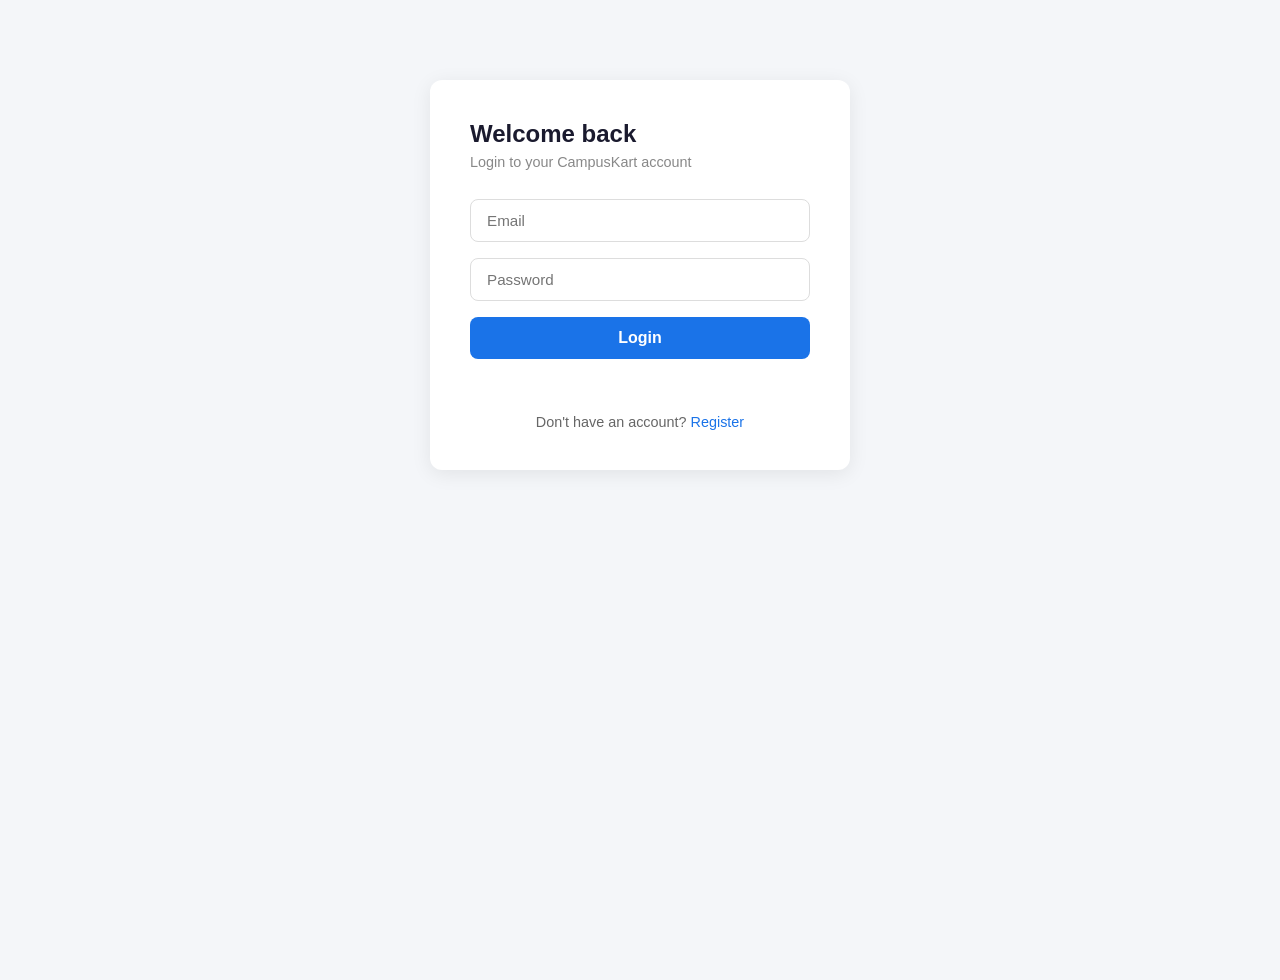
<file: frontend/pages/index.html>
<!DOCTYPE html>
<html lang="en">
<head>
    <meta charset="UTF-8">
    <title>CampusKart</title>
    <link rel="stylesheet" href="../css/style.css">
</head>
<body>

<nav>
    <span class="brand">CampusKart</span>
    <div class="nav-links">
        <a href="index.html" class="active">Browse</a>
        <a href="add-product.html">+ Add Product</a>
        <a href="my-listings.html">My Listings</a>
        <button onclick="logout()">Logout</button>
    </div>
</nav>

<div class="page">
    <div class="page-header">
        <h2>Browse Listings</h2>
        <p id="user"></p>
    </div>

    <div class="filter-bar">
        <input id="search-location" placeholder="Filter by location">
        <select id="search-category">
            <option value="">All Categories</option>
            <option value="Notes">Notes</option>
            <option value="Books">Books</option>
            <option value="Electronics">Electronics</option>
            <option value="Stationery">Stationery</option>
            <option value="Other">Other</option>
        </select>
        <button onclick="applyFilter()">Search</button>
        <button onclick="clearFilter()">Clear</button>
    </div>

    <div id="products" class="product-grid"></div>
</div>

<script src="../js/api.js"></script>
<script>
    requireAuth();

    document.getElementById("user").innerText = "Logged in as: " + getLoggedInUser();

    function renderProducts(products) {
        const grid = document.getElementById("products");
        if (products.length === 0) {
            grid.innerHTML = `<p style="color:#999">No products found.</p>`;
            return;
        }
        grid.innerHTML = products.map(p => `
            <div class="card">
                <div class="card-body">
                    <span class="badge">${p.category}</span>
                    <h3>${p.title}</h3>
                    <p class="description">${p.description}</p>
                    <p class="price">₹${p.price}</p>
                    <p class="location">📍 ${p.location}</p>
                    <p class="location">🧑 ${p.sellerEmail}</p>
                </div>
            </div>
        `).join("");
    }

    function applyFilter() {
        const location = document.getElementById("search-location").value.trim();
        const category = document.getElementById("search-category").value;

        if (location) {
            apiGetByLocation(location).then(renderProducts);
        } else if (category) {
            apiGetByCategory(category).then(renderProducts);
        } else {
            apiGetAllProducts().then(renderProducts);
        }
    }

    function clearFilter() {
        document.getElementById("search-location").value = "";
        document.getElementById("search-category").value = "";
        apiGetAllProducts().then(renderProducts);
    }

    // load all on page open
    apiGetAllProducts().then(renderProducts);
</script>

</body>
</html>
</file>
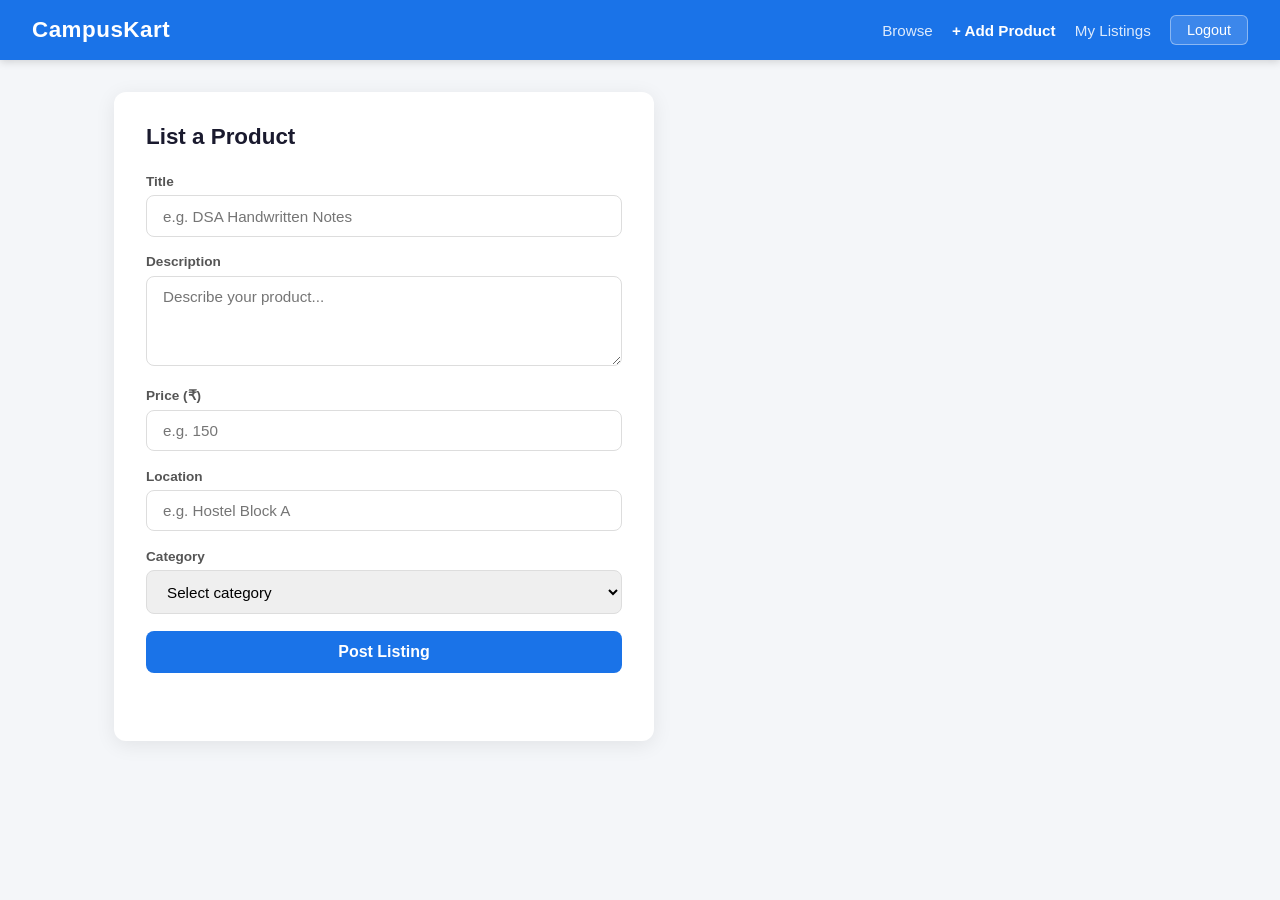
<file: frontend/pages/add-product.html>
<!DOCTYPE html>
<html lang="en">
<head>
    <meta charset="UTF-8">
    <title>Add Product - CampusKart</title>
    <link rel="stylesheet" href="../css/style.css">
</head>
<body>

<nav>
    <span class="brand">CampusKart</span>
    <div class="nav-links">
        <a href="index.html">Browse</a>
        <a href="add-product.html" class="active">+ Add Product</a>
        <a href="my-listings.html">My Listings</a>
        <button onclick="logout()">Logout</button>
    </div>
</nav>

<div class="page">
    <div class="form-container">
        <h2>List a Product</h2>

        <div class="form-group">
            <label>Title</label>
            <input id="title" type="text" placeholder="e.g. DSA Handwritten Notes">
        </div>
        <div class="form-group">
            <label>Description</label>
            <textarea id="description" placeholder="Describe your product..."></textarea>
        </div>
        <div class="form-group">
            <label>Price (₹)</label>
            <input id="price" type="number" placeholder="e.g. 150">
        </div>
        <div class="form-group">
            <label>Location</label>
            <input id="location" type="text" placeholder="e.g. Hostel Block A">
        </div>
        <div class="form-group">
            <label>Category</label>
            <select id="category">
                <option value="">Select category</option>
                <option value="Notes">Notes</option>
                <option value="Books">Books</option>
                <option value="Electronics">Electronics</option>
                <option value="Stationery">Stationery</option>
                <option value="Other">Other</option>
            </select>
        </div>

        <button class="btn-primary" onclick="addProduct()">Post Listing</button>

        <p class="msg" id="msg"></p>
    </div>
</div>

<script src="../js/api.js"></script>
<script src="../js/product.js"></script>

</body>
</html>
</file>
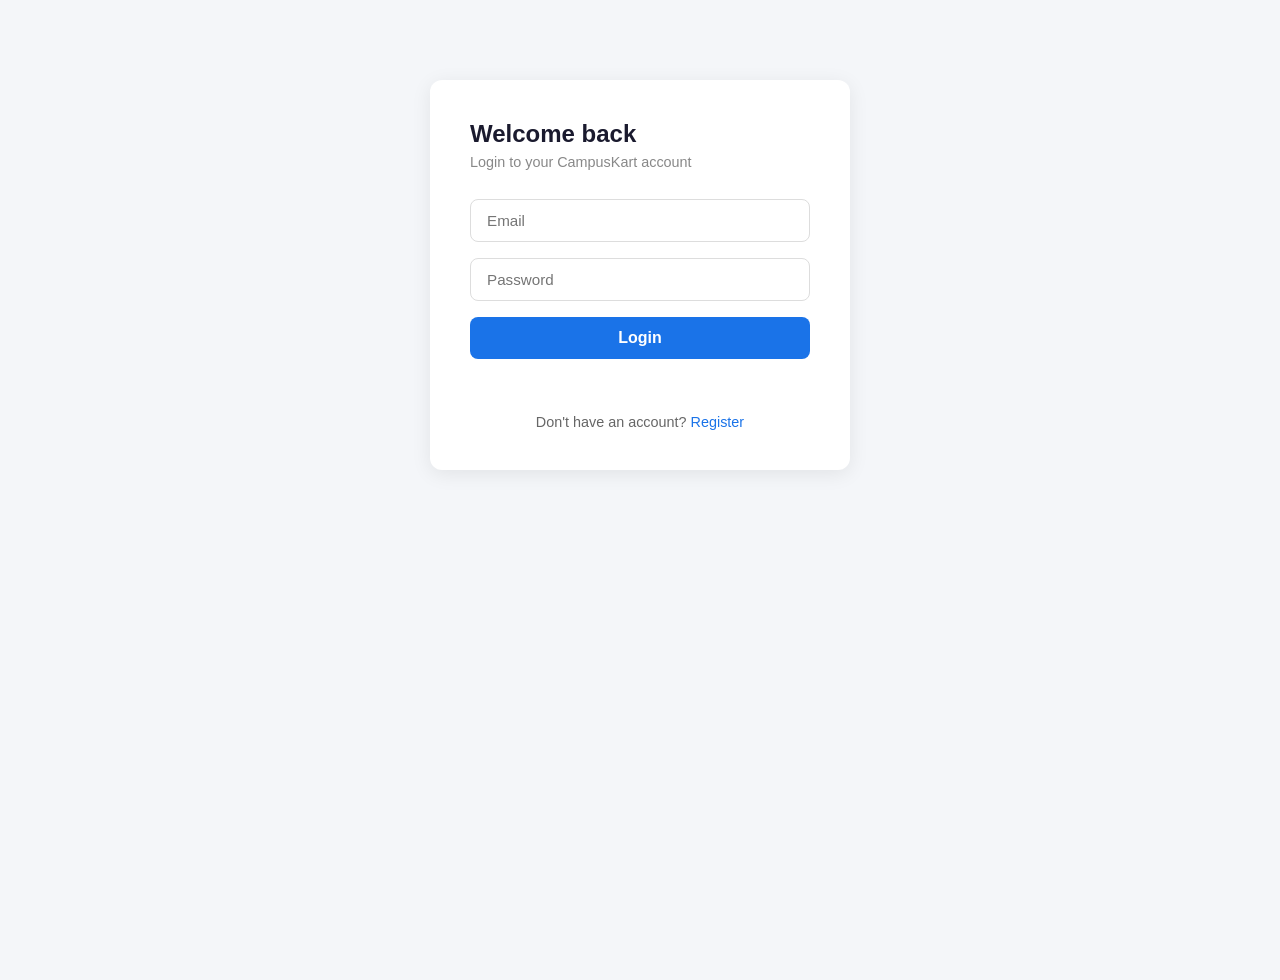
<file: frontend/pages/login.html>
<!DOCTYPE html>
<html lang="en">
<head>
    <meta charset="UTF-8">
    <title>Login - CampusKart</title>
    <link rel="stylesheet" href="../css/style.css">
</head>
<body>

<div class="auth-container">
    <h2>Welcome back</h2>
    <p class="subtitle">Login to your CampusKart account</p>

    <input id="email" type="email" placeholder="Email">
    <input id="password" type="password" placeholder="Password">

    <button class="btn-primary" onclick="login()">Login</button>

    <p class="msg" id="msg"></p>

    <p class="footer-link">Don't have an account? <a href="register.html">Register</a></p>
</div>

<script src="../js/api.js"></script>
<script src="../js/login.js"></script>

</body>
</html>
</file>
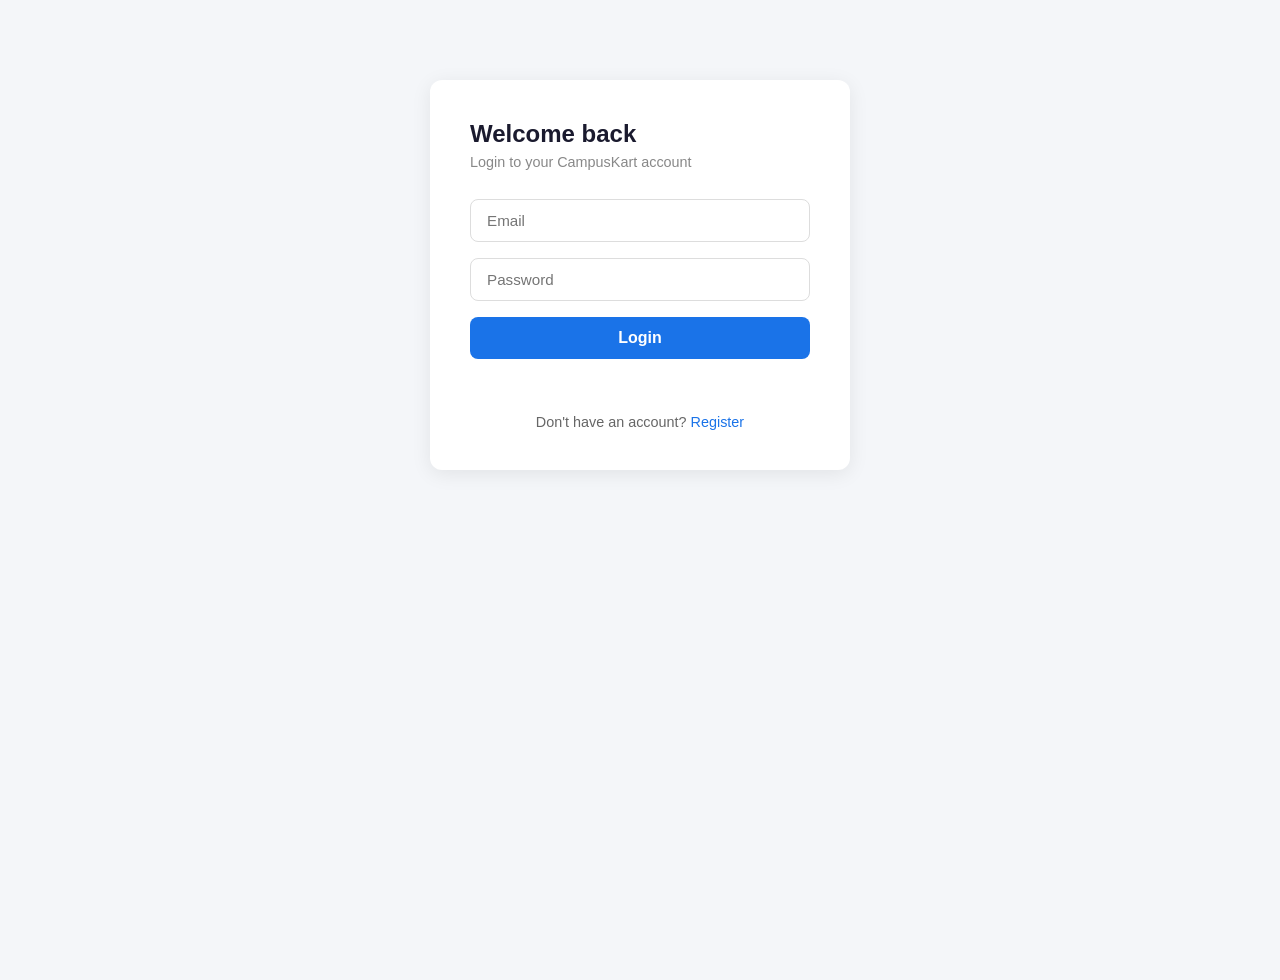
<file: frontend/pages/my-listings.html>
<!DOCTYPE html>
<html lang="en">
<head>
    <meta charset="UTF-8">
    <title>My Listings - CampusKart</title>
    <link rel="stylesheet" href="../css/style.css">
</head>
<body>

<nav>
    <span class="brand">CampusKart</span>
    <div class="nav-links">
        <a href="index.html">Browse</a>
        <a href="add-product.html">+ Add Product</a>
        <a href="my-listings.html" class="active">My Listings</a>
        <button onclick="logout()">Logout</button>
    </div>
</nav>

<div class="page">

    <div class="page-header">
        <h2>My Listings</h2>
        <p id="subtitle">Loading...</p>
    </div>

    <div id="empty-state" class="empty-state" style="display:none;">
        <p>You haven't listed anything yet.</p>
        <a href="add-product.html" class="btn-primary">+ Add your first product</a>
    </div>

    <div id="products" class="product-grid"></div>

</div>

<script src="../js/api.js"></script>
<script src="../js/my-listings.js"></script>

</body>
</html>
</file>
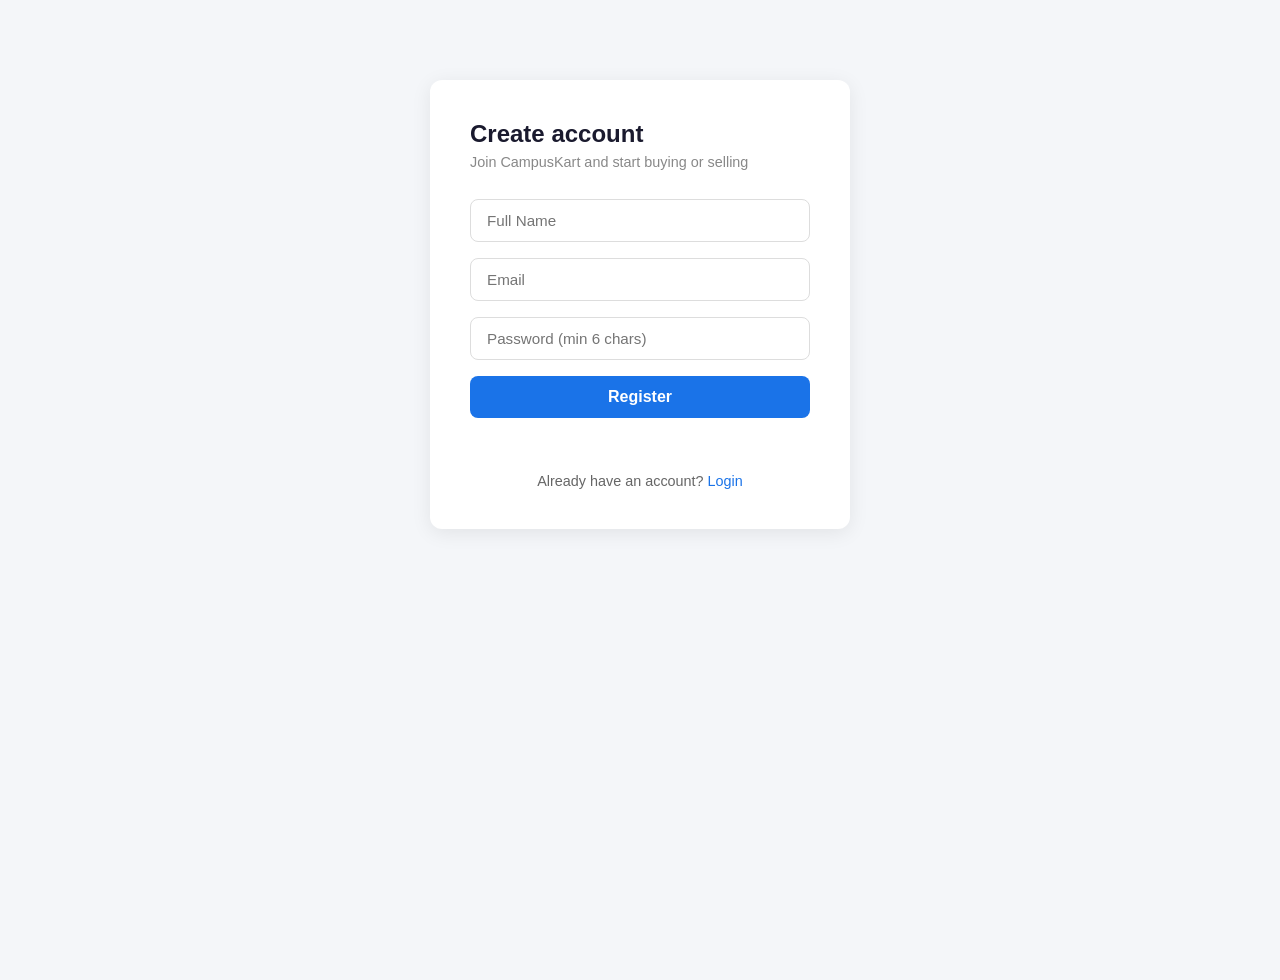
<file: frontend/pages/register.html>
<!DOCTYPE html>
<html lang="en">
<head>
    <meta charset="UTF-8">
    <title>Register - CampusKart</title>
    <link rel="stylesheet" href="../css/style.css">
</head>
<body>

<div class="auth-container">
    <h2>Create account</h2>
    <p class="subtitle">Join CampusKart and start buying or selling</p>

    <input id="name" type="text" placeholder="Full Name">
    <input id="email" type="email" placeholder="Email">
    <input id="password" type="password" placeholder="Password (min 6 chars)">

    <button class="btn-primary" onclick="register()">Register</button>

    <p class="msg" id="msg"></p>

    <p class="footer-link">Already have an account? <a href="login.html">Login</a></p>
</div>

<script src="../js/api.js"></script>
<script src="../js/register.js"></script>

</body>
</html>
</file>
<file: frontend/css/style.css>
/* ─── Reset & Base ─────────────────────────────────────────── */
* {
    margin: 0;
    padding: 0;
    box-sizing: border-box;
}

body {
    font-family: 'Segoe UI', Tahoma, Geneva, Verdana, sans-serif;
    background-color: #f4f6f9;
    color: #333;
    min-height: 100vh;
}

a {
    text-decoration: none;
    color: inherit;
}

/* ─── Navbar ────────────────────────────────────────────────── */
nav {
    background-color: #1a73e8;
    padding: 0 2rem;
    height: 60px;
    display: flex;
    align-items: center;
    justify-content: space-between;
    box-shadow: 0 2px 8px rgba(0,0,0,0.15);
    position: sticky;
    top: 0;
    z-index: 100;
}

.brand {
    font-size: 1.4rem;
    font-weight: 700;
    color: white;
    letter-spacing: 0.5px;
}

.nav-links {
    display: flex;
    align-items: center;
    gap: 1.2rem;
}

.nav-links a {
    color: rgba(255,255,255,0.85);
    font-size: 0.95rem;
    transition: color 0.2s;
}

.nav-links a:hover,
.nav-links a.active {
    color: white;
    font-weight: 600;
}

.nav-links button {
    background: rgba(255,255,255,0.15);
    color: white;
    border: 1px solid rgba(255,255,255,0.4);
    padding: 0.4rem 1rem;
    border-radius: 6px;
    cursor: pointer;
    font-size: 0.9rem;
    transition: background 0.2s;
}

.nav-links button:hover {
    background: rgba(255,255,255,0.25);
}

/* ─── Page Layout ───────────────────────────────────────────── */
.page {
    max-width: 1100px;
    margin: 2rem auto;
    padding: 0 1.5rem;
}

.page-header {
    margin-bottom: 1.5rem;
}

.page-header h2 {
    font-size: 1.6rem;
    color: #1a1a2e;
}

.page-header p {
    color: #666;
    margin-top: 0.3rem;
    font-size: 0.95rem;
}

/* ─── Auth Pages (login / register) ────────────────────────── */
.auth-container {
    max-width: 420px;
    margin: 5rem auto;
    background: white;
    padding: 2.5rem;
    border-radius: 12px;
    box-shadow: 0 4px 20px rgba(0,0,0,0.08);
}

.auth-container h2 {
    margin-bottom: 0.4rem;
    font-size: 1.5rem;
    color: #1a1a2e;
}

.auth-container p.subtitle {
    color: #888;
    font-size: 0.9rem;
    margin-bottom: 1.8rem;
}

.auth-container input {
    width: 100%;
    padding: 0.75rem 1rem;
    margin-bottom: 1rem;
    border: 1px solid #ddd;
    border-radius: 8px;
    font-size: 0.95rem;
    transition: border-color 0.2s;
    outline: none;
}

.auth-container input:focus {
    border-color: #1a73e8;
}

.auth-container .footer-link {
    text-align: center;
    margin-top: 1.2rem;
    font-size: 0.9rem;
    color: #666;
}

.auth-container .footer-link a {
    color: #1a73e8;
    font-weight: 500;
}

/* ─── Buttons ───────────────────────────────────────────────── */
.btn-primary {
    display: inline-block;
    width: 100%;
    padding: 0.75rem;
    background-color: #1a73e8;
    color: white;
    border: none;
    border-radius: 8px;
    font-size: 1rem;
    font-weight: 600;
    cursor: pointer;
    text-align: center;
    transition: background 0.2s;
}

.btn-primary:hover {
    background-color: #1558b0;
}

.btn-danger {
    padding: 0.5rem 1rem;
    background-color: #fff0f0;
    color: #d93025;
    border: 1px solid #f5c6c6;
    border-radius: 6px;
    cursor: pointer;
    font-size: 0.85rem;
    font-weight: 500;
    transition: background 0.2s;
}

.btn-danger:hover {
    background-color: #fde8e8;
}

/* ─── Message / Feedback ────────────────────────────────────── */
.msg {
    margin-top: 1rem;
    font-size: 0.9rem;
    min-height: 1.2rem;
    text-align: center;
}

.msg.success { color: #2e7d32; }
.msg.error   { color: #d93025; }

/* ─── Product Grid ──────────────────────────────────────────── */
.product-grid {
    display: grid;
    grid-template-columns: repeat(auto-fill, minmax(260px, 1fr));
    gap: 1.2rem;
}

/* ─── Product Card ──────────────────────────────────────────── */
.card {
    background: white;
    border-radius: 12px;
    box-shadow: 0 2px 10px rgba(0,0,0,0.06);
    overflow: hidden;
    display: flex;
    flex-direction: column;
    transition: transform 0.2s, box-shadow 0.2s;
}

.card:hover {
    transform: translateY(-3px);
    box-shadow: 0 6px 20px rgba(0,0,0,0.1);
}

.card-body {
    padding: 1.2rem;
    flex: 1;
}

.card-body h3 {
    font-size: 1rem;
    font-weight: 600;
    margin: 0.4rem 0 0.5rem;
    color: #1a1a2e;
}

.card-body .description {
    font-size: 0.875rem;
    color: #666;
    margin-bottom: 0.8rem;
    line-height: 1.4;

    /* clamp to 2 lines */
    display: -webkit-box;
    -webkit-line-clamp: 2;
    -webkit-box-orient: vertical;
    overflow: hidden;
}

.card-body .price {
    font-size: 1.05rem;
    font-weight: 700;
    color: #1a73e8;
    margin-bottom: 0.3rem;
}

.card-body .location {
    font-size: 0.8rem;
    color: #999;
}

.card-actions {
    padding: 0.8rem 1.2rem;
    border-top: 1px solid #f0f0f0;
    display: flex;
    justify-content: flex-end;
}

/* ─── Badge (category label) ────────────────────────────────── */
.badge {
    display: inline-block;
    background: #e8f0fe;
    color: #1a73e8;
    font-size: 0.75rem;
    font-weight: 600;
    padding: 0.2rem 0.6rem;
    border-radius: 20px;
    text-transform: uppercase;
    letter-spacing: 0.4px;
}

/* ─── Search / Filter Bar ───────────────────────────────────── */
.filter-bar {
    display: flex;
    gap: 0.8rem;
    margin-bottom: 1.5rem;
    flex-wrap: wrap;
}

.filter-bar input,
.filter-bar select {
    padding: 0.6rem 1rem;
    border: 1px solid #ddd;
    border-radius: 8px;
    font-size: 0.9rem;
    outline: none;
    transition: border-color 0.2s;
}

.filter-bar input:focus,
.filter-bar select:focus {
    border-color: #1a73e8;
}

.filter-bar button {
    padding: 0.6rem 1.2rem;
    background: #1a73e8;
    color: white;
    border: none;
    border-radius: 8px;
    cursor: pointer;
    font-size: 0.9rem;
    transition: background 0.2s;
}

.filter-bar button:hover {
    background: #1558b0;
}

/* ─── Add Product Form ──────────────────────────────────────── */
.form-container {
    max-width: 540px;
    background: white;
    padding: 2rem;
    border-radius: 12px;
    box-shadow: 0 4px 20px rgba(0,0,0,0.08);
}

.form-container h2 {
    margin-bottom: 1.5rem;
    font-size: 1.4rem;
    color: #1a1a2e;
}

.form-group {
    margin-bottom: 1.1rem;
}

.form-group label {
    display: block;
    font-size: 0.85rem;
    font-weight: 600;
    color: #555;
    margin-bottom: 0.4rem;
}

.form-group input,
.form-group select,
.form-group textarea {
    width: 100%;
    padding: 0.7rem 1rem;
    border: 1px solid #ddd;
    border-radius: 8px;
    font-size: 0.95rem;
    outline: none;
    transition: border-color 0.2s;
    font-family: inherit;
}

.form-group input:focus,
.form-group select:focus,
.form-group textarea:focus {
    border-color: #1a73e8;
}

.form-group textarea {
    resize: vertical;
    min-height: 90px;
}

/* ─── Empty State ───────────────────────────────────────────── */
.empty-state {
    text-align: center;
    padding: 4rem 2rem;
    color: #999;
}

.empty-state p {
    font-size: 1.1rem;
    margin-bottom: 1rem;
}

.empty-state a {
    display: inline-block;
    padding: 0.7rem 1.5rem;
    background: #1a73e8;
    color: white;
    border-radius: 8px;
    font-weight: 600;
    transition: background 0.2s;
}

.empty-state a:hover {
    background: #1558b0;
}

/* ─── Responsive ────────────────────────────────────────────── */
@media (max-width: 600px) {
    nav {
        padding: 0 1rem;
    }

    .brand {
        font-size: 1.1rem;
    }

    .nav-links {
        gap: 0.8rem;
    }

    .nav-links a {
        font-size: 0.85rem;
    }

    .product-grid {
        grid-template-columns: 1fr;
    }

    .filter-bar {
        flex-direction: column;
    }

    .auth-container {
        margin: 2rem 1rem;
        padding: 1.8rem;
    }
}
</file>
